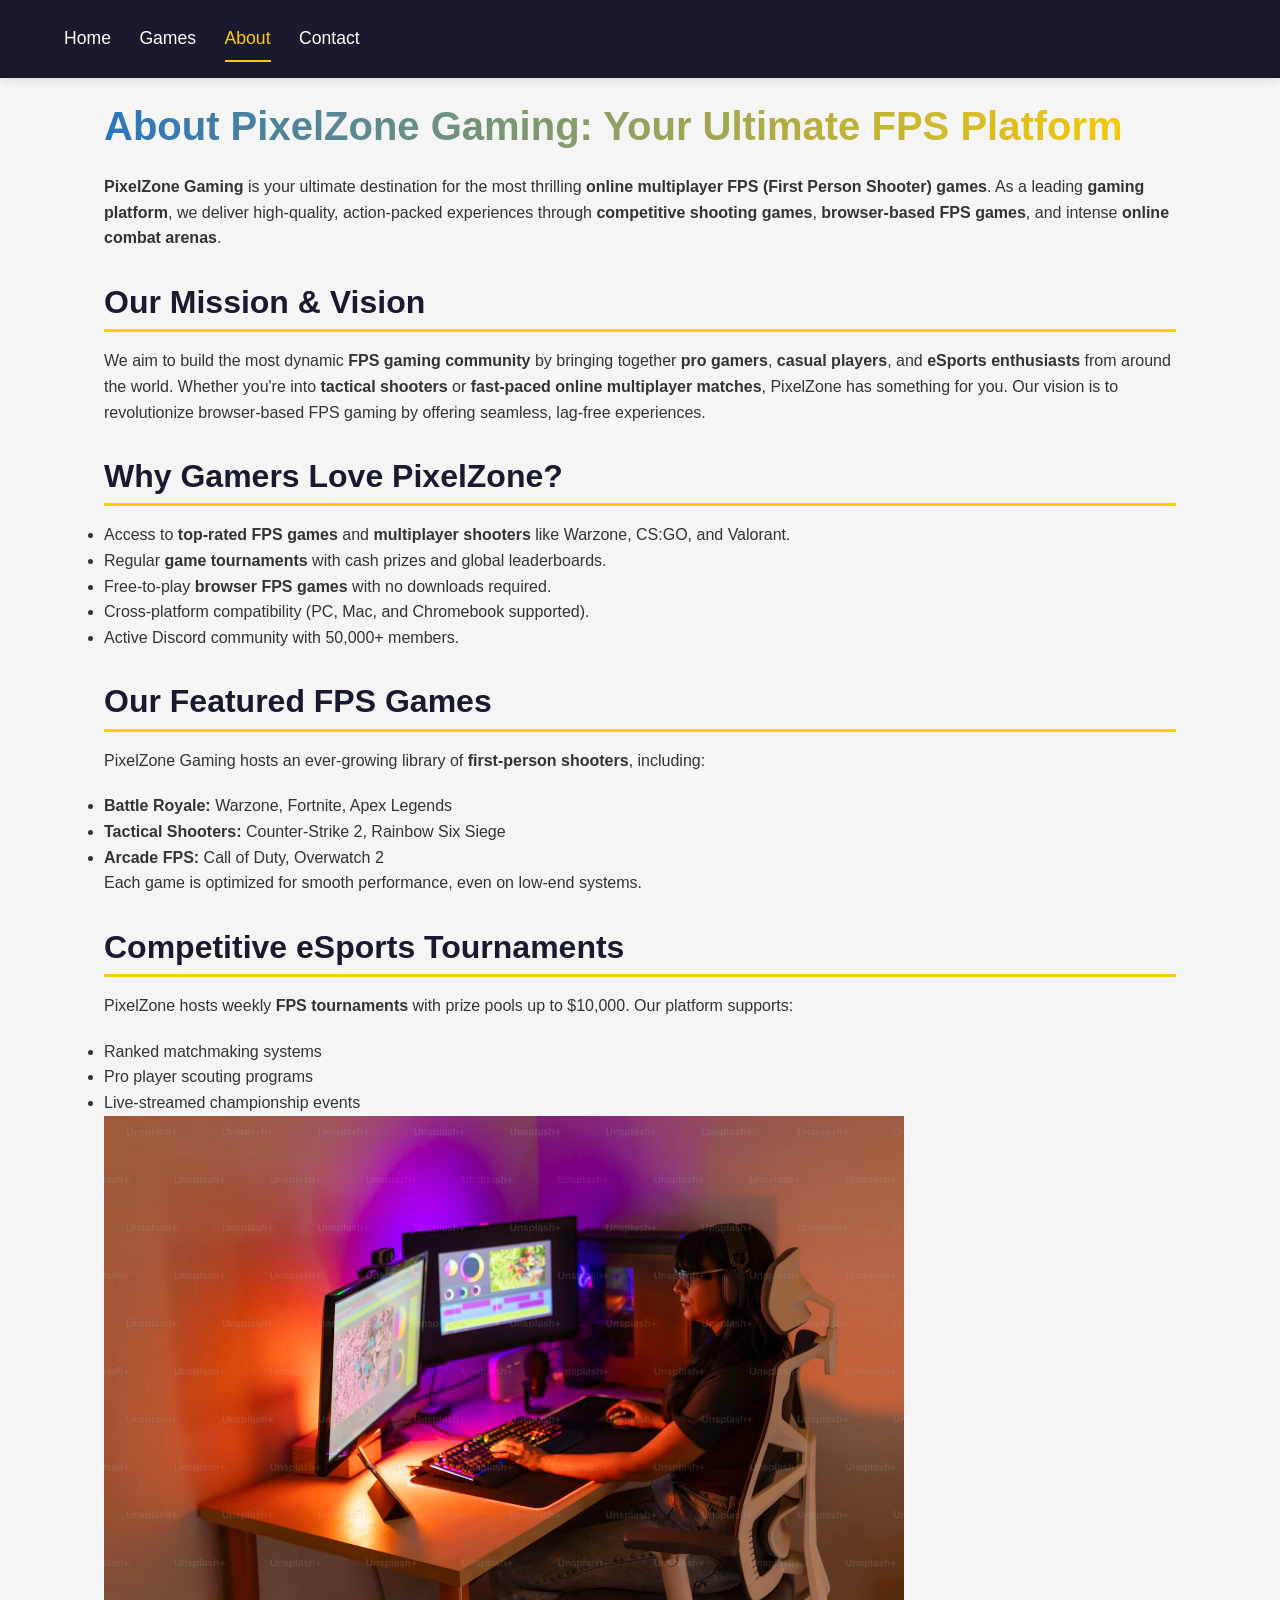
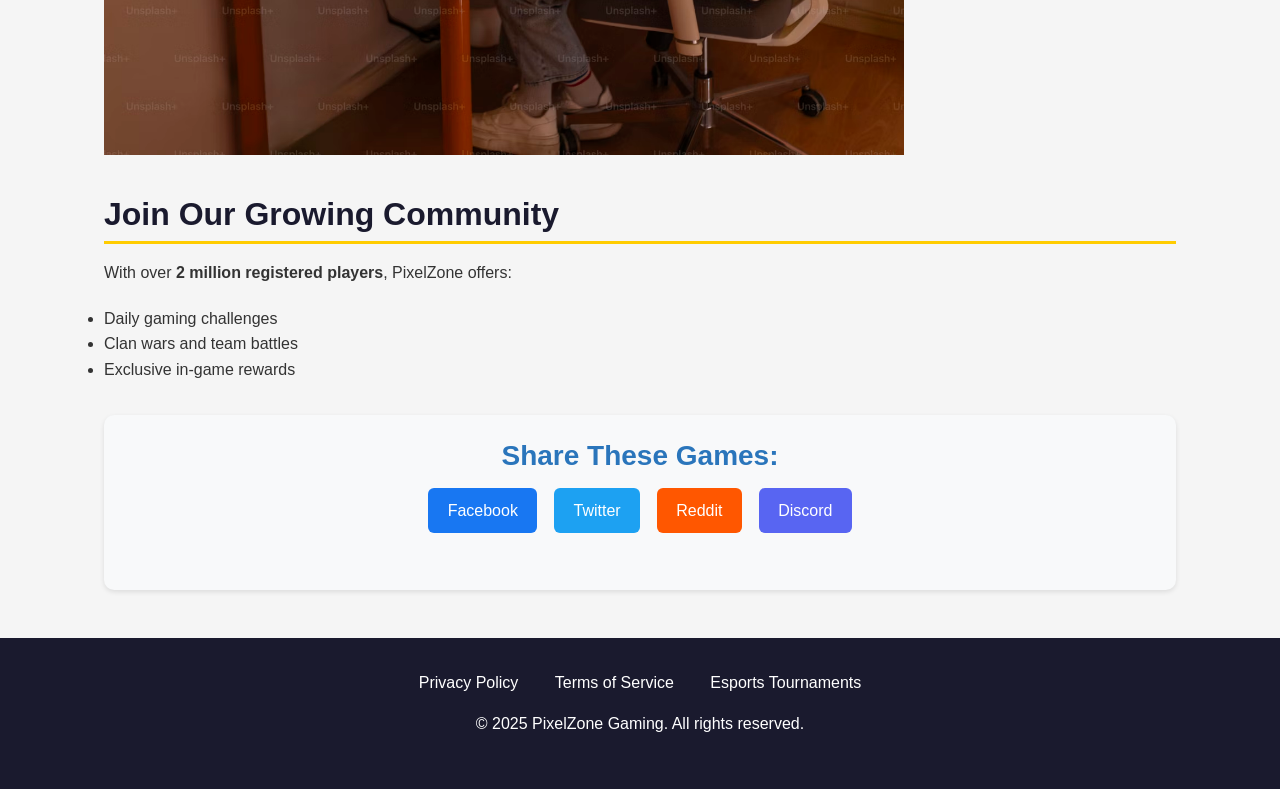
<file: about.html>
<!DOCTYPE html>
<html lang="en">
<head>
  <meta charset="UTF-8" />
  <meta name="viewport" content="width=device-width, initial-scale=1.0" />
  <title>About PixelZone Gaming | Best Multiplayer FPS Games Platform</title>
  <meta name="description" content="Discover the mission behind PixelZone Gaming, the premier platform for multiplayer FPS games, esports tournaments, and browser-based shooters." />
  <meta name="keywords" content="About PixelZone Gaming, FPS games, multiplayer shooters, online gaming, esports, browser FPS" />
  
  <!-- Canonical Link Fixed -->
  <link rel="canonical" href="https://ayesha141-hub.github.io/seo-checking/index.html" />

  <!-- Favicon & Apple Touch Icon -->
  <link rel="icon" href="favicon.ico" />
  <link rel="apple-touch-icon" href="apple-touch-icon.png" />

  <!-- Open Graph Meta Tags -->
  <meta property="og:title" content="About PixelZone Gaming | Multiplayer FPS Excellence" />
  <meta property="og:description" content="Join the elite FPS gaming community at PixelZone — where precision meets passion. Learn more about who we are." />
  <meta property="og:image" content="https://www.pixelzonegaming.com/assets/og-image.jpg" />
  <meta property="og:url" content="https://www.pixelzonegaming.com/about.html" />
  <meta property="og:type" content="website" />

  <!-- Twitter Card Meta Tags -->
  <meta name="twitter:card" content="summary_large_image" />
  <meta name="twitter:title" content="About PixelZone Gaming | Multiplayer FPS Excellence" />
  <meta name="twitter:description" content="Join the elite FPS gaming community at PixelZone — where precision meets passion." />
  <meta name="twitter:image" content="https://www.pixelzonegaming.com/assets/twitter-image.jpg" />

  <!-- External Stylesheet -->
  <link rel="stylesheet" href="style.css" />
</head>
<body>
  <header>
    <nav aria-label="Main Navigation">
      <a href="index.html" title="PixelZone Gaming Homepage">Home</a>
      <a href="games.html" title="Best FPS & Multiplayer Games">Games</a>
      <a href="about.html" title="About PixelZone Gaming" aria-current="page">About</a>
      <a href="contact.html" title="Contact PixelZone Support">Contact</a>
    </nav>
  </header>

  <main>
    <section>
      <h1>About PixelZone Gaming: Your Ultimate FPS Platform</h1>
      <p><strong>PixelZone Gaming</strong> is your ultimate destination for the most thrilling <strong>online multiplayer FPS (First Person Shooter) games</strong>. As a leading <strong>gaming platform</strong>, we deliver high-quality, action-packed experiences through <strong>competitive shooting games</strong>, <strong>browser-based FPS games</strong>, and intense <strong>online combat arenas</strong>.</p>

      <h2>Our Mission & Vision</h2>
      <p>We aim to build the most dynamic <strong>FPS gaming community</strong> by bringing together <strong>pro gamers</strong>, <strong>casual players</strong>, and <strong>eSports enthusiasts</strong> from around the world. Whether you're into <strong>tactical shooters</strong> or <strong>fast-paced online multiplayer matches</strong>, PixelZone has something for you. Our vision is to revolutionize browser-based FPS gaming by offering seamless, lag-free experiences.</p>

      <h2>Why Gamers Love PixelZone?</h2>
      <ul>
        <li>Access to <strong>top-rated FPS games</strong> and <strong>multiplayer shooters</strong> like Warzone, CS:GO, and Valorant.</li>
        <li>Regular <strong>game tournaments</strong> with cash prizes and global leaderboards.</li>
        <li>Free-to-play <strong>browser FPS games</strong> with no downloads required.</li>
        <li>Cross-platform compatibility (PC, Mac, and Chromebook supported).</li>
        <li>Active Discord community with 50,000+ members.</li>
      </ul>

      <h2>Our Featured FPS Games</h2>
      <p>PixelZone Gaming hosts an ever-growing library of <strong>first-person shooters</strong>, including:</p>
      <ul>
        <li><strong>Battle Royale:</strong> Warzone, Fortnite, Apex Legends</li>
        <li><strong>Tactical Shooters:</strong> Counter-Strike 2, Rainbow Six Siege</li>
        <li><strong>Arcade FPS:</strong> Call of Duty, Overwatch 2</li>
      </ul>
      <p>Each game is optimized for smooth performance, even on low-end systems.</p>

      <h2>Competitive eSports Tournaments</h2>
      <p>PixelZone hosts weekly <strong>FPS tournaments</strong> with prize pools up to $10,000. Our platform supports:</p>
      <ul>
        <li>Ranked matchmaking systems</li>
        <li>Pro player scouting programs</li>
        <li>Live-streamed championship events</li>
      </ul>
      <img src="Images/Multiplayer gaming battle.avif" alt="PixelZone Gaming FPS Tournament Highlights" width="800" />

      <h2>Join Our Growing Community</h2>
      <p>With over <strong>2 million registered players</strong>, PixelZone offers:</p>
      <ul>
        <li>Daily gaming challenges</li>
        <li>Clan wars and team battles</li>
        <li>Exclusive in-game rewards</li>
      </ul>

      <!-- Social Sharing Widgets Added -->
      <aside class="social-share" aria-label="Share on Social Media">
        <h3>Share These Games:</h3>
        <p>
          <a href="https://www.facebook.com/sharer/sharer.php?u=https://ayesha141-hub.github.io/seo-checking/" target="_blank" title="Share on Facebook">Facebook</a> 
          <a href="https://twitter.com/intent/tweet?url=https://ayesha141-hub.github.io/seo-checking/&text=Check%20out%20these%20FPS%20games!" target="_blank" title="Share on Twitter (X)">Twitter</a> 
          <a href="https://reddit.com/submit?url=https://ayesha141-hub.github.io/seo-checking/" target="_blank" title="Share on Reddit Gaming">Reddit</a> 
          <a href="https://discord.com/" target="_blank" title="Share on Discord">Discord</a>
        </p>
      </aside>
    </section>
  </main>

  <footer>
    <div class="footer-links">
      <a href="privacy.html" title="Read our Privacy Policy">Privacy Policy</a>
      <a href="terms.html" title="Review our Terms of Service">Terms of Service</a>
      <a href="https://escharts.com/tournaments" title="Explore Esports Tournaments" target="_blank" rel="noopener noreferrer">Esports Tournaments</a>
    </div>
    <p>&copy; 2025 PixelZone Gaming. All rights reserved.</p>
  </footer>
</body>
</html>
</file>
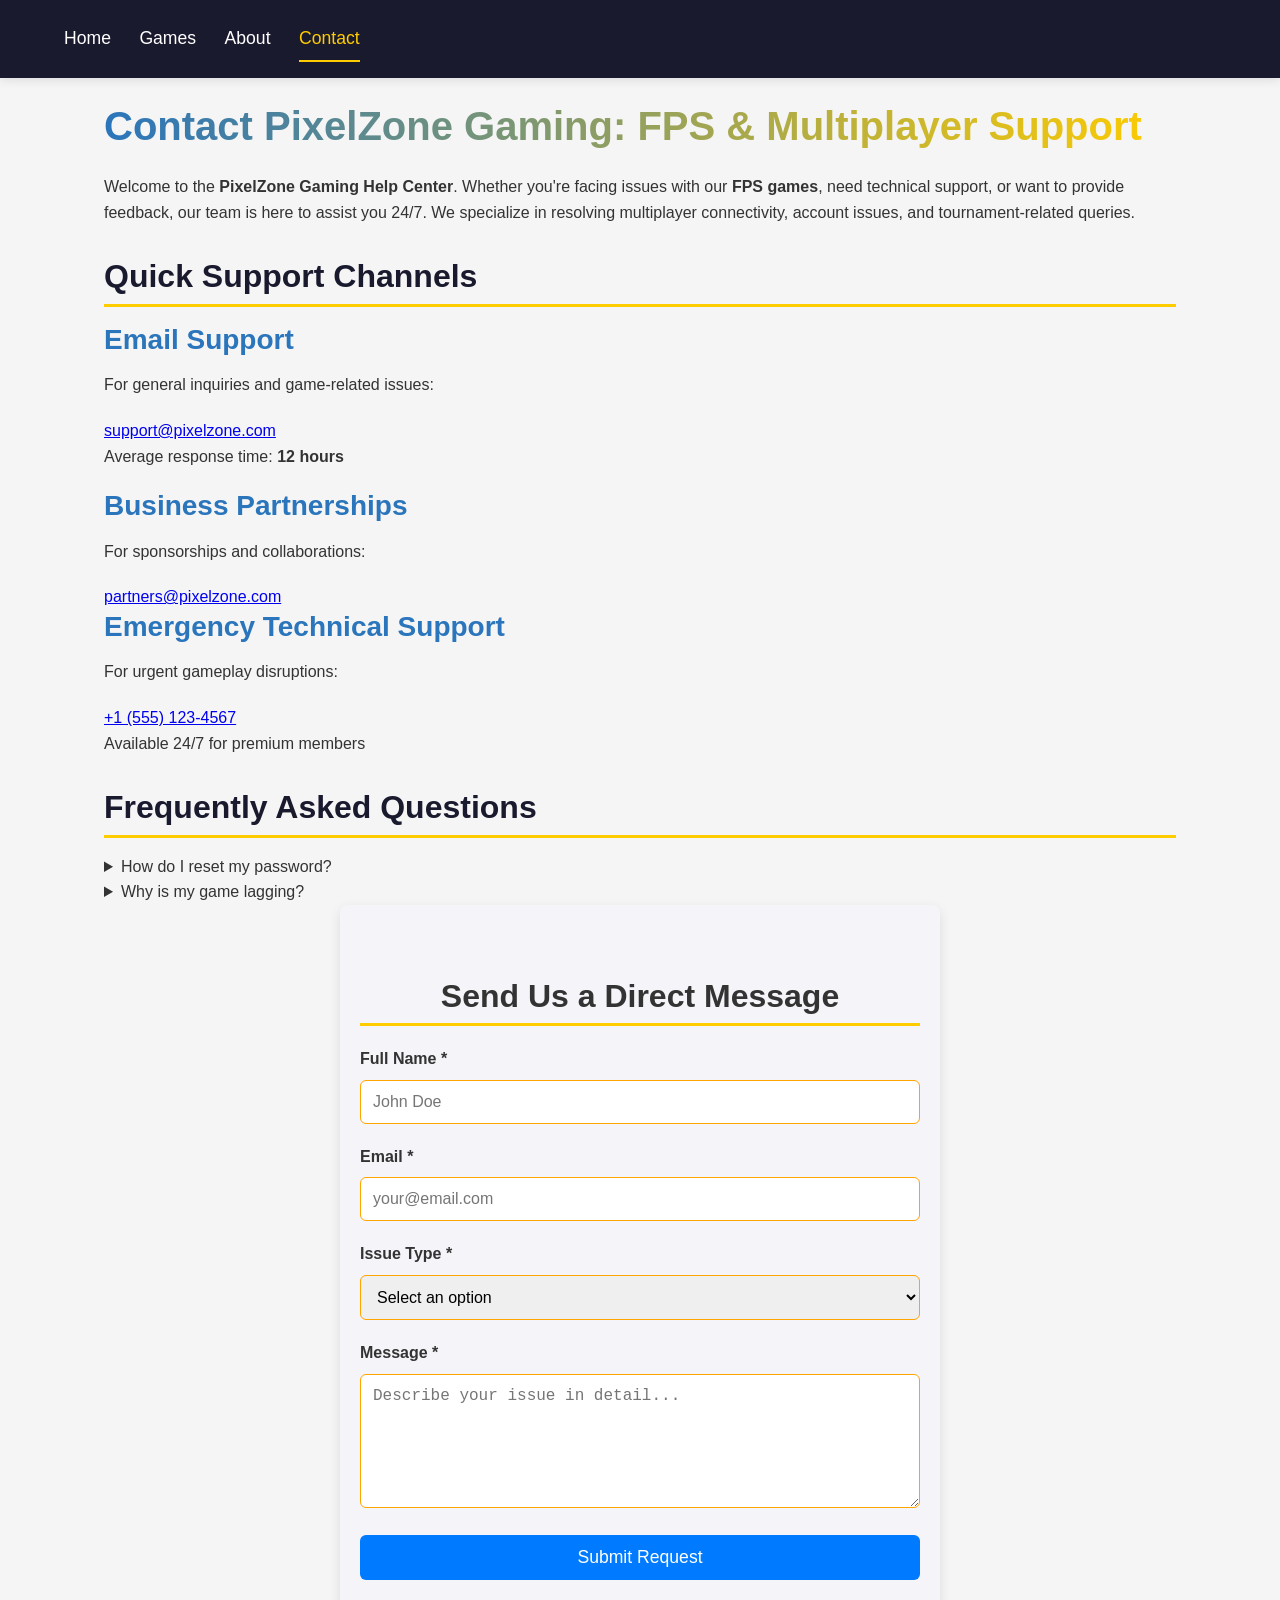
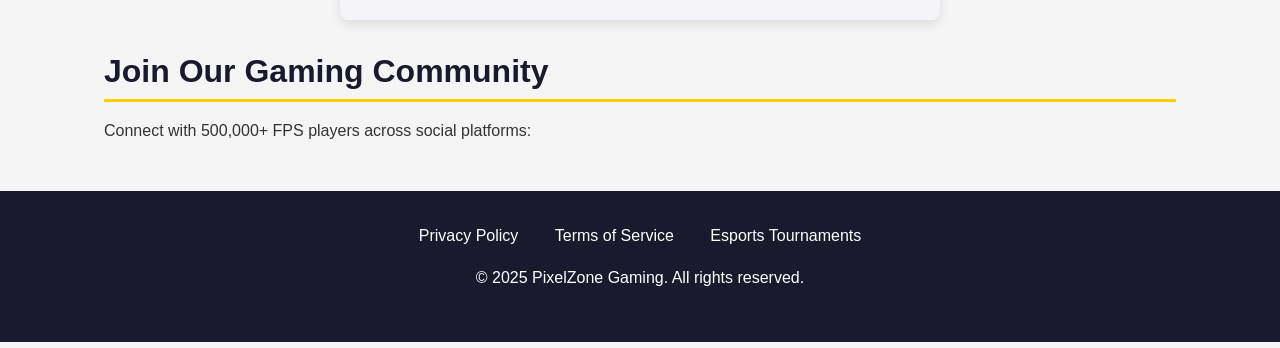
<file: contact.html>
<!DOCTYPE html>
<html lang="en">
<head>
  <meta charset="UTF-8" />
  <meta name="viewport" content="width=device-width, initial-scale=1.0" />
  
  <!-- ✅ SEO-Optimized Title -->
  <title>Contact PixelZone Gaming | FPS Support, Feedback & Help Center</title>
  
  <!-- ✅ Unique Meta Description -->
  <meta name="description" content="Need help with FPS games or multiplayer issues? Contact PixelZone Gaming's 24/7 support team for quick assistance, feedback, and partnership queries." />
  
  <!-- ✅ Cleaned Meta Keywords (6 max) -->
  <meta name="keywords" content="PixelZone contact, FPS game support, gaming help desk, multiplayer feedback, esports support, gaming contact" />
  
  <!-- ✅ Fixed Canonical URL -->
  <link rel="canonical" href="https://ayesha141-hub.github.io/seo-checking/contact.html" />

  <!-- ✅ Favicon -->
  <link rel="icon" href="favicon.ico" type="image/x-icon" />

  <!-- ✅ Preload CSS for Faster Loading -->
  <link rel="preload" href="style.css" as="style" />
  <link rel="stylesheet" href="style.css" />

  <!-- ✅ Schema.org Markup for Contact Page -->
  <script type="application/ld+json">
    {
      "@context": "https://schema.org",
      "@type": "ContactPage",
      "name": "PixelZone Gaming Support",
      "description": "Official contact page for PixelZone Gaming's customer support and feedback.",
      "url": "https://ayesha141-hub.github.io/seo-checking/contact.html",
      "contactPoint": {
        "@type": "ContactPoint",
        "telephone": "+1-555-123-4567",
        "contactType": "customer service",
        "email": "support@pixelzone.com",
        "availableLanguage": "English"
      }
    }
  </script>
</head>
<body>
  <header>
    <nav aria-label="Main Navigation">
      <a href="index.html" title="PixelZone Gaming Homepage">Home</a>
      <a href="games.html" title="Best FPS & Multiplayer Games">Games</a>
      <a href="about.html" title="About PixelZone Gaming">About</a>
      <a href="#" title="Contact PixelZone Support" aria-current="page">Contact</a>
    </nav>
  </header>

  <main>
    <!-- ✅ H1 with Focus Keyword -->
    <section>
      <h1>Contact PixelZone Gaming: FPS & Multiplayer Support</h1>
      <p>Welcome to the <strong>PixelZone Gaming Help Center</strong>. Whether you're facing issues with our <strong>FPS games</strong>, need technical support, or want to provide feedback, our team is here to assist you 24/7. We specialize in resolving multiplayer connectivity, account issues, and tournament-related queries.</p>
    </section>

    <!-- ✅ Expanded Contact Options -->
    <section>
      <h2>Quick Support Channels</h2>
      <div class="contact-methods">
        <div class="contact-card">
          <h3>Email Support</h3>
          <p>For general inquiries and game-related issues:</p>
          <a href="mailto:support@pixelzone.com" class="contact-link">support@pixelzone.com</a>
          <p>Average response time: <strong>12 hours</strong></p>
        </div>
        
        <div class="contact-card">
          <h3>Business Partnerships</h3>
          <p>For sponsorships and collaborations:</p>
          <a href="mailto:partners@pixelzone.com" class="contact-link">partners@pixelzone.com</a>
        </div>
        
        <div class="contact-card">
          <h3>Emergency Technical Support</h3>
          <p>For urgent gameplay disruptions:</p>
          <a href="tel:+15551234567" class="contact-link">+1 (555) 123-4567</a>
          <p>Available 24/7 for premium members</p>
        </div>
      </div>
    </section>

    <!-- ✅ Detailed Support Section -->
    <section>
      <h2>Frequently Asked Questions</h2>
      <details>
        <summary>How do I reset my password?</summary>
        <p>Visit our <a href="https://pixelzone.com/reset-password">password reset page</a> and enter your registered email address. You’ll receive a link to create a new password.</p>
      </details>
      <details>
        <summary>Why is my game lagging?</summary>
        <p>Multiplayer FPS games require stable internet. Check your connection, close background apps, or switch to our <strong>low-latency servers</strong> in the settings.</p>
      </details>
    </section>

    <!-- ✅ Accessible Contact Form -->
    <section class="contact-form sec001">
      <h2>Send Us a Direct Message</h2>
      <form action="#" method="post" aria-label="Contact Form">
        <div class="form-group">
          <label for="name">Full Name *</label>
          <input type="text" id="name" name="name" placeholder="John Doe" required aria-required="true" />
        </div>
        
        <div class="form-group">
          <label for="email">Email *</label>
          <input type="email" id="email" name="email" placeholder="your@email.com" required aria-required="true" />
        </div>
        
        <div class="form-group">
          <label for="issue">Issue Type *</label>
          <select id="issue" name="issue" required>
            <option value="">Select an option</option>
            <option value="technical">Technical Support</option>
            <option value="feedback">Game Feedback</option>
            <option value="business">Business Inquiry</option>
          </select>
        </div>
        
        <div class="form-group">
          <label for="message">Message *</label>
          <textarea id="message" name="message" rows="6" placeholder="Describe your issue in detail..." required aria-required="true"></textarea>
        </div>
        
        <button type="submit" class="submit-btn">Submit Request</button>
      </form>
    </section>

    <!-- ✅ Enhanced Social Sharing -->
    <section class="social-section">
      <h2>Join Our Gaming Community</h2>
      <p>Connect with 500,000+ FPS players across social platforms:</p>
    </section>
  </main>

  <footer>
    <div class="footer-links">
      <a href="privacy.html" title="Privacy Policy">Privacy Policy</a>
      <a href="terms.html" title="Terms of Service">Terms of Service</a>
      <a href="https://escharts.com/tournaments" target="_blank" rel="noopener noreferrer" title="Esports Tournaments">Esports Tournaments</a>
    </div>
    <p>&copy; 2025 PixelZone Gaming. All rights reserved.</p>
  </footer>
</body>
</html>
</file>
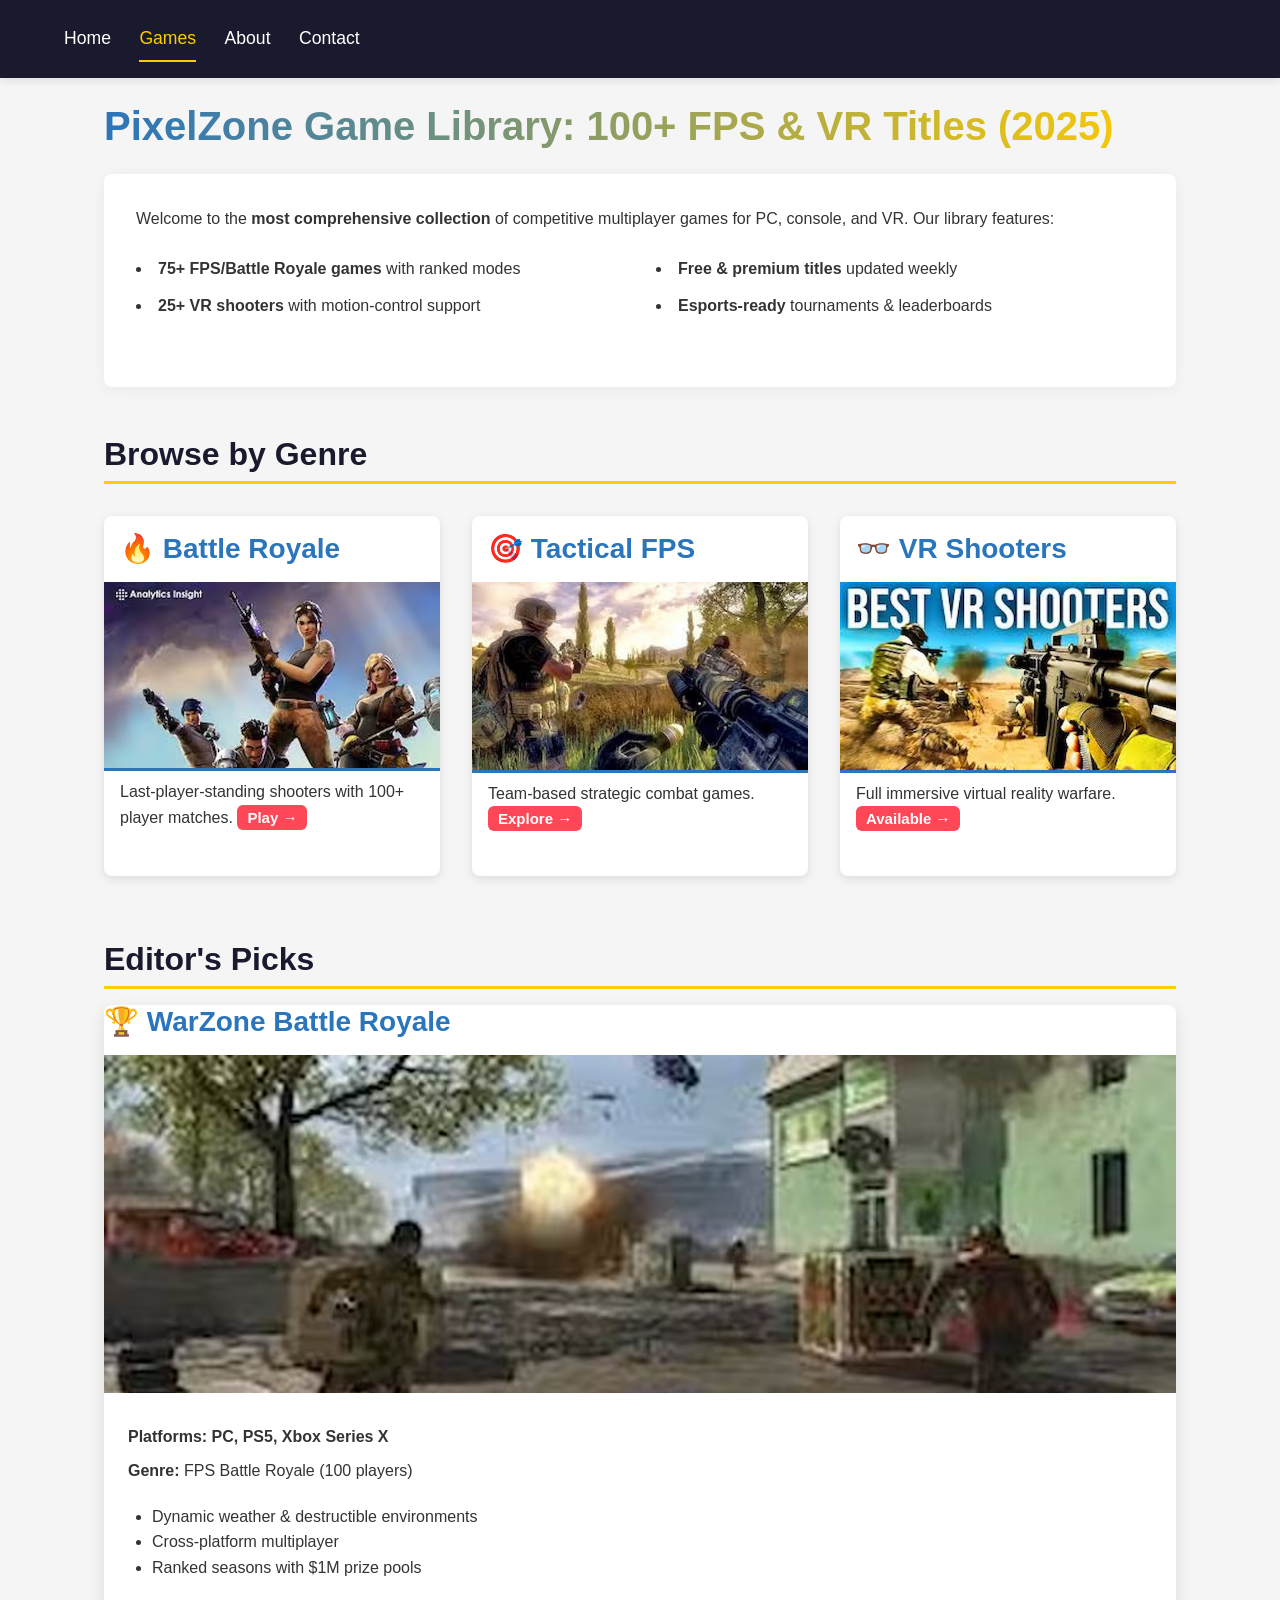
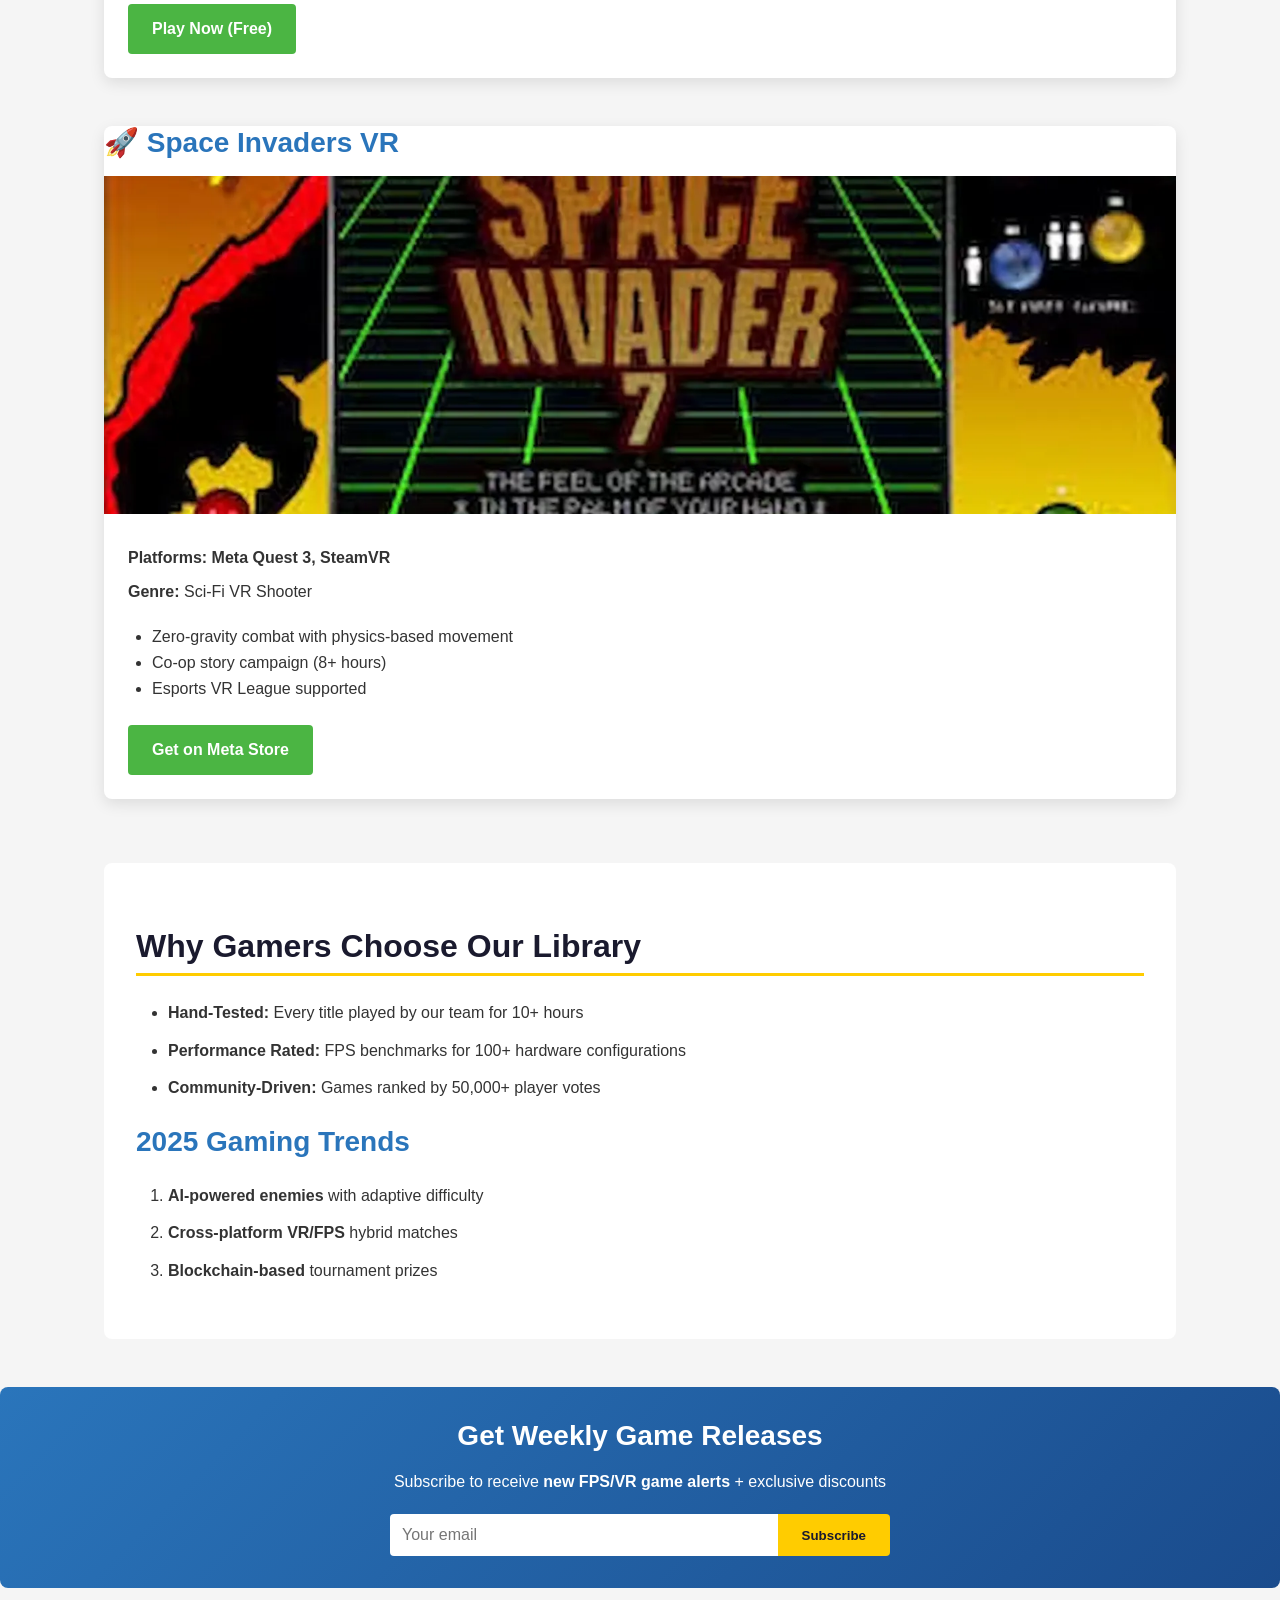
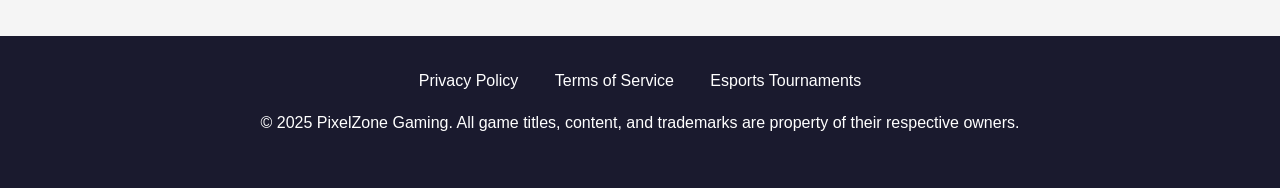
<file: games.html>
<!DOCTYPE html>
<html lang="en">
<head>
  <meta charset="UTF-8" />
  <meta name="viewport" content="width=device-width, initial-scale=1.0" />
  <title>Best FPS & VR Games Collection 2025 | PixelZone Gaming Library</title>
  <meta name="description" content="Explore 100+ FPS, battle royale & VR games in our 2025 library. Free & premium titles with rankings, reviews, and esports-ready multiplayer shooters." />
  <meta name="keywords" content="FPS game library, battle royale games, VR shooters, free shooting games, multiplayer game collection, esports games, top-rated FPS 2025, PixelZone games catalog" />
  <link rel="canonical" href="https://ayesha141-hub.github.io/seo-checking/games.html" />
  <link rel="apple-touch-icon" href="Images/apple-touch-icon.png" />
  <link rel="icon" href="favicon.ico" type="image/x-icon" />

  <!-- Open Graph -->
  <meta property="og:title" content="Best FPS & VR Games Collection 2025 | PixelZone Gaming Library" />
  <meta property="og:description" content="Explore 100+ FPS, battle royale & VR games in our 2025 library. Free & premium titles with rankings and reviews." />
  <meta property="og:image" content="Images/game-library-preview.avif" />
  <meta property="og:url" content="https://ayesha141-hub.github.io/seo-checking/games.html" />
  <meta property="og:type" content="website" />

  <!-- Twitter -->
  <meta name="twitter:card" content="summary_large_image" />
  <meta name="twitter:title" content="Best FPS & VR Games Collection 2025 | PixelZone" />
  <meta name="twitter:description" content="100+ top-rated shooter games with rankings, VR support & esports modes." />

  <!-- Structured Data -->
  <script type="application/ld+json">
  {
    "@context": "https://schema.org",
    "@type": "CollectionPage",
    "name": "PixelZone Game Library",
    "description": "Curated collection of 100+ FPS, battle royale and VR games for competitive gamers.",
    "url": "https://ayesha141-hub.github.io/seo-checking/games.html",
    "mainEntity": {
      "@type": "ItemList",
      "itemListElement": [
        {
          "@type": "VideoGame",
          "name": "WarZone Battle Royale",
          "url": "https://ayesha141-hub.github.io/seo-checking/games.html#warzone",
          "gamePlatform": "PC, PlayStation, Xbox",
          "genre": "FPS, Battle Royale"
        },
        {
          "@type": "VideoGame",
          "name": "Space Invaders VR",
          "url": "https://ayesha141-hub.github.io/seo-checking/games.html#space-invaders",
          "gamePlatform": "VR, PC",
          "genre": "VR Shooter, Sci-Fi"
        }
      ]
    }
  }
  </script>

  <link rel="stylesheet" href="style.css" />
</head>
<body>
  <!-- Navigation -->
  <header>
    <nav aria-label="Main Navigation">
      <a href="index.html" title="PixelZone Gaming Homepage">Home</a>
      <a href="games.html" title="Best FPS & Multiplayer Games" aria-current="page">Games</a>
      <a href="about.html" title="About PixelZone Gaming">About</a>
      <a href="contact.html" title="Contact PixelZone Support">Contact</a>
    </nav>
  </header>

  <main>
    <h1>PixelZone Game Library: 100+ FPS & VR Titles (2025)</h1>

    <section class="intro">
      <p>Welcome to the <strong>most comprehensive collection</strong> of competitive multiplayer games for PC, console, and VR. Our library features:</p>
      <ul>
        <li><strong>75+ FPS/Battle Royale games</strong> with ranked modes</li>
        <li><strong>25+ VR shooters</strong> with motion-control support</li>
        <li><strong>Free & premium titles</strong> updated weekly</li>
        <li><strong>Esports-ready</strong> tournaments & leaderboards</li>
      </ul>
    </section>

    <!-- Game Categories -->
    <section class="game-categories">
      <h2>Browse by Genre</h2>
      <div class="category-grid">
        <article>
          <h3>🔥 Battle Royale</h3>
          <img src="Images/Top Battle Royale Games 2025.avif" alt="Top Battle Royale Games 2025" width="400" height="225">
          <p>Last-player-standing shooters with 100+ player matches. <a href="https://pubg.com/en" class="btn-style" target="_blank" style="color: white;" rel="noopener">Play →</a></p>
        </article>
        <article>
          <h3>🎯 Tactical FPS</h3>
          <img src="Images/Best Tactical Shooter Games.avif" alt="Best Tactical Shooter Games" width="400" height="225">
          <p>Team-based strategic combat games. <a href="https://www.google.com/search?q=19+Team-based+strategic+combat.games+list" class="btn-style" style="color: white;" target="_blank" rel="noopener">Explore →</a></p>
        </article>
        <article>
          <h3>👓 VR Shooters</h3>
          <img src="Images/Immersive VR Shooting Games.avif" alt="Immersive VR Shooting Games" width="400" height="225">
          <p>Full immersive virtual reality warfare. <a href="https://www.google.com/search?q=VR+Shooters+games" class="btn-style" style="color: white;" target="_blank" rel="noopener">Available →</a></p>
        </article>
      </div>
    </section>

    <!-- Featured Games -->
    <section class="featured-games">
      <h2>Editor's Picks</h2>

      <article id="warzone">
        <h3>🏆 WarZone Battle Royale</h3>
        <img src="Images/WarZone 2025 Gameplay Screenshot.avif" alt="WarZone 2025 Gameplay Screenshot" width="600" height="338">
        <div class="game-details">
          <p><strong>Platforms:</strong> PC, PS5, Xbox Series X</p>
          <p><strong>Genre:</strong> FPS Battle Royale (100 players)</p>
          <ul>
            <li>Dynamic weather & destructible environments</li>
            <li>Cross-platform multiplayer</li>
            <li>Ranked seasons with $1M prize pools</li>
          </ul>
          <a href="https://www.callofduty.com/warzone" class="cta-button" target="_blank" rel="noopener">Play Now (Free)</a>
        </div>
      </article>

      <article id="space-invaders">
        <h3>🚀 Space Invaders VR</h3>
        <img src="Images/Space Invaders VR Screenshot.webp" alt="Space Invaders VR Screenshot" width="600" height="338">
        <div class="game-details">
          <p><strong>Platforms:</strong> Meta Quest 3, SteamVR</p>
          <p><strong>Genre:</strong> Sci-Fi VR Shooter</p>
          <ul>
            <li>Zero-gravity combat with physics-based movement</li>
            <li>Co-op story campaign (8+ hours)</li>
            <li>Esports VR League supported</li>
          </ul>
          <a href="https://www.meta.com/quest/" class="cta-button" target="_blank" rel="noopener">Get on Meta Store</a>
        </div>
      </article>
    </section>

    <!-- Additional SEO Content -->
    <section class="seo-content">
      <h2>Why Gamers Choose Our Library</h2>
      <ul>
        <li><strong>Hand-Tested:</strong> Every title played by our team for 10+ hours</li>
        <li><strong>Performance Rated:</strong> FPS benchmarks for 100+ hardware configurations</li>
        <li><strong>Community-Driven:</strong> Games ranked by 50,000+ player votes</li>
      </ul>

      <h3>2025 Gaming Trends</h3>
      <ol>
        <li><strong>AI-powered enemies</strong> with adaptive difficulty</li>
        <li><strong>Cross-platform VR/FPS</strong> hybrid matches</li>
        <li><strong>Blockchain-based</strong> tournament prizes</li>
      </ol>
    </section>
  </main>

  <!-- Newsletter CTA -->
  <aside class="newsletter" aria-label="Game Updates Newsletter">
    <h3>Get Weekly Game Releases</h3>
    <p>Subscribe to receive <strong>new FPS/VR game alerts</strong> + exclusive discounts</p>
    <form>
      <input type="email" placeholder="Your email" aria-label="Email for newsletter" required>
      <button type="submit">Subscribe</button>
    </form>
  </aside>

  <!-- Footer -->
  <footer>
    <div class="footer-links">
      <a href="privacy.html">Privacy Policy</a>
      <a href="terms.html">Terms of Service</a>
      <a href="https://escharts.com/tournaments" target="_blank" rel="noopener">Esports Tournaments</a>
    </div>
    <p>&copy; 2025 PixelZone Gaming. All game titles, content, and trademarks are property of their respective owners.</p>
  </footer>
</body>
</html>
</file>
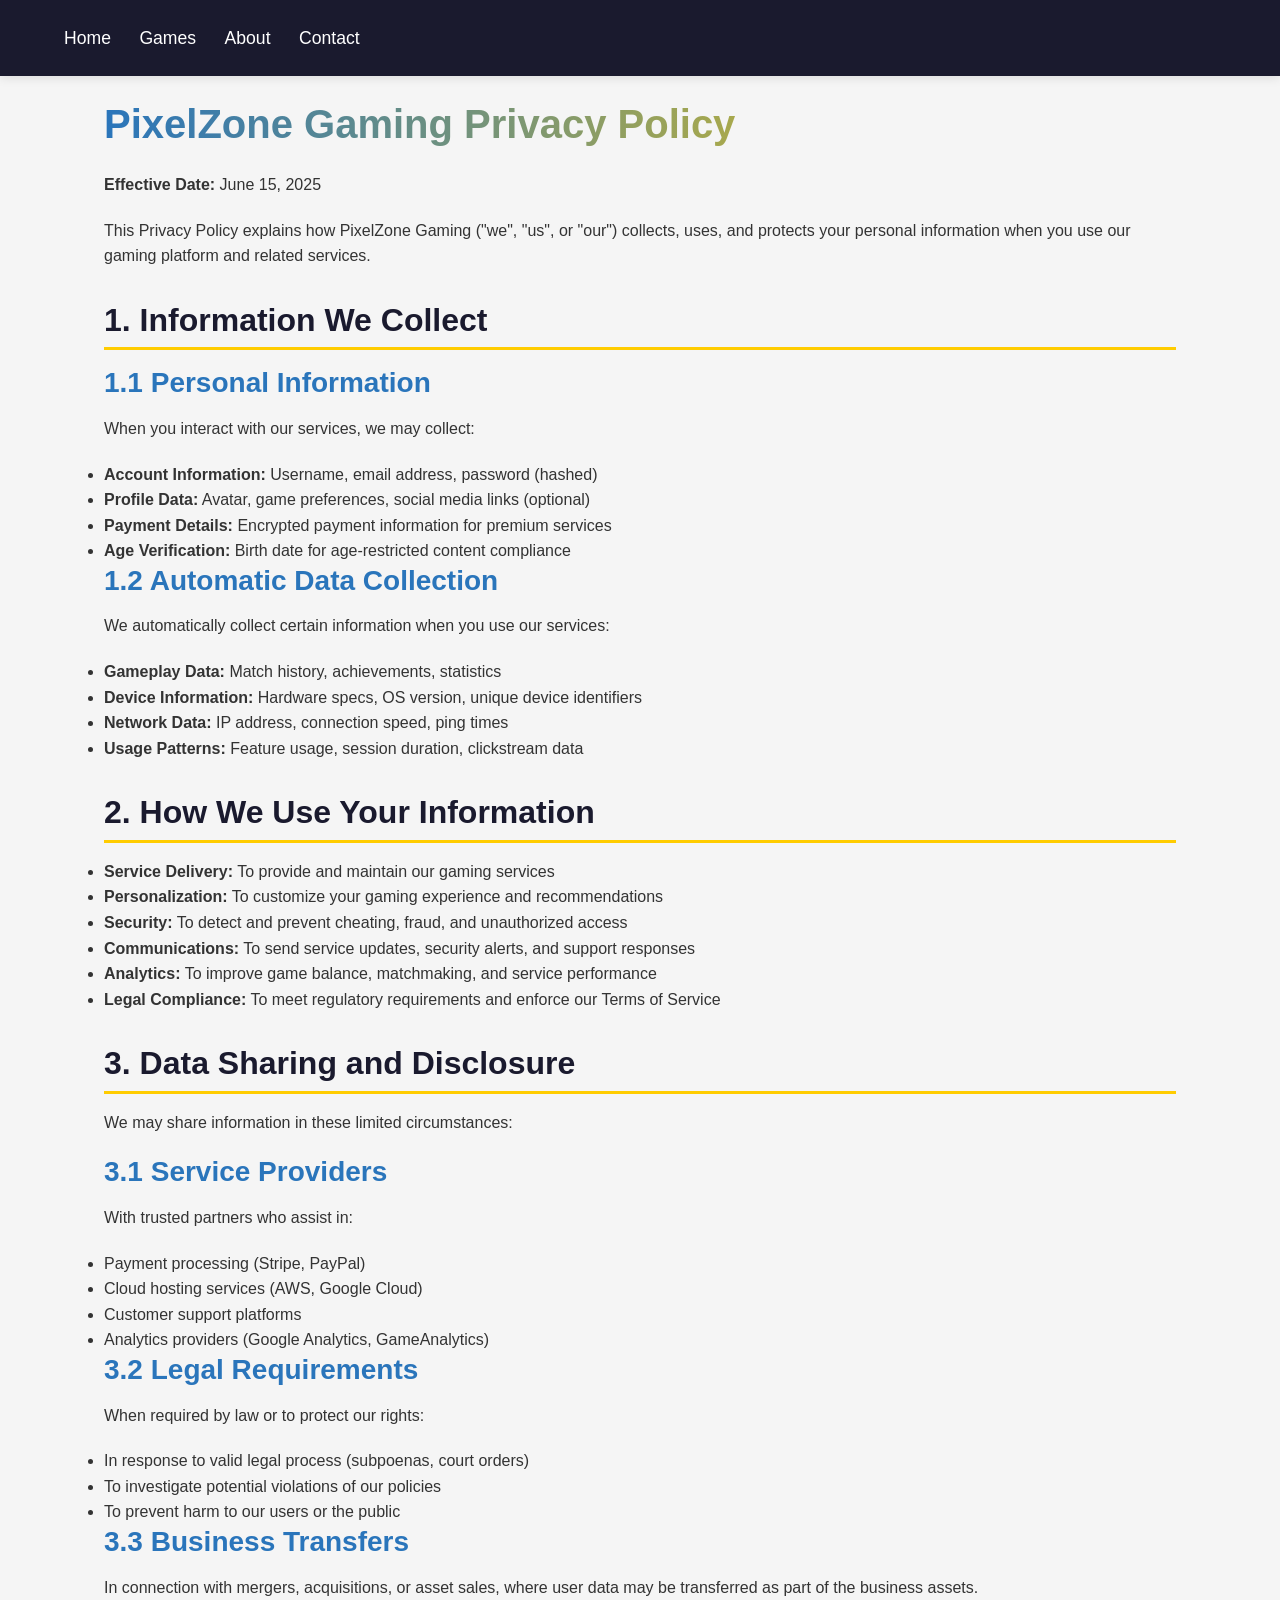
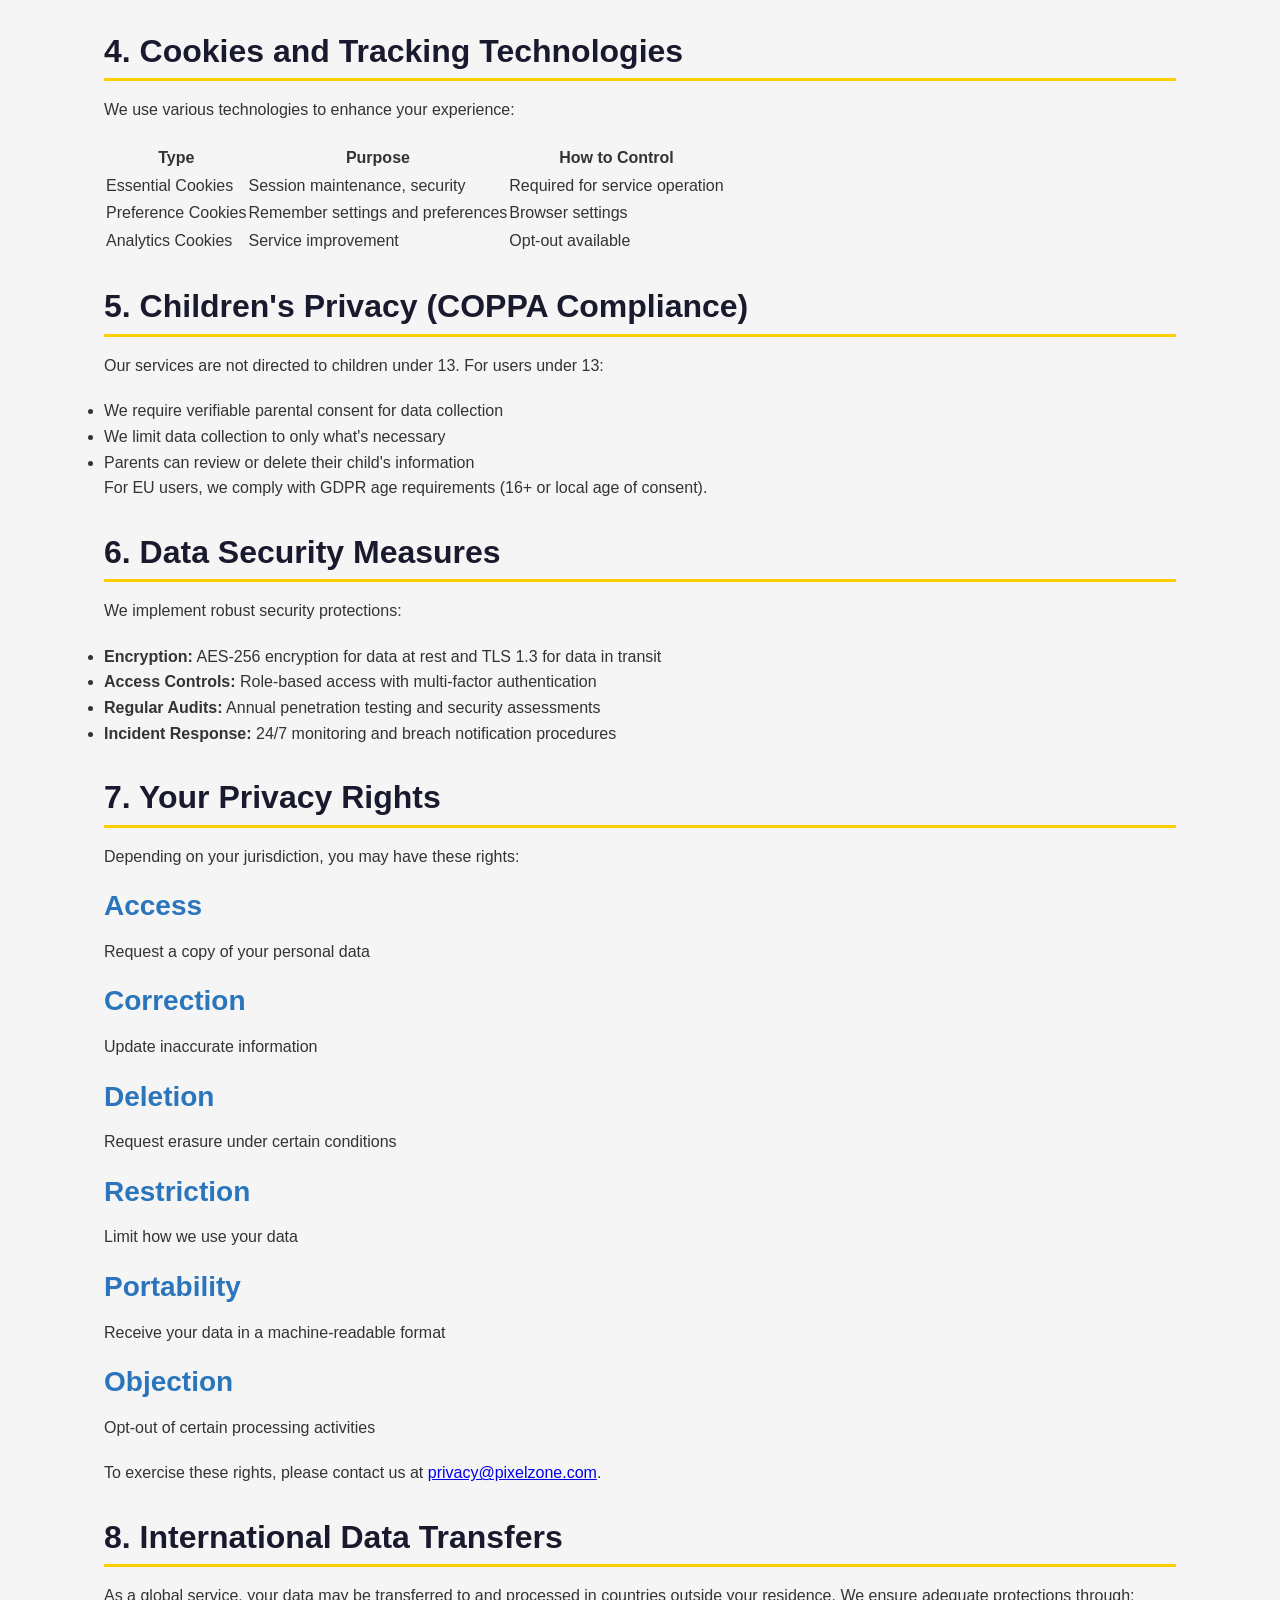
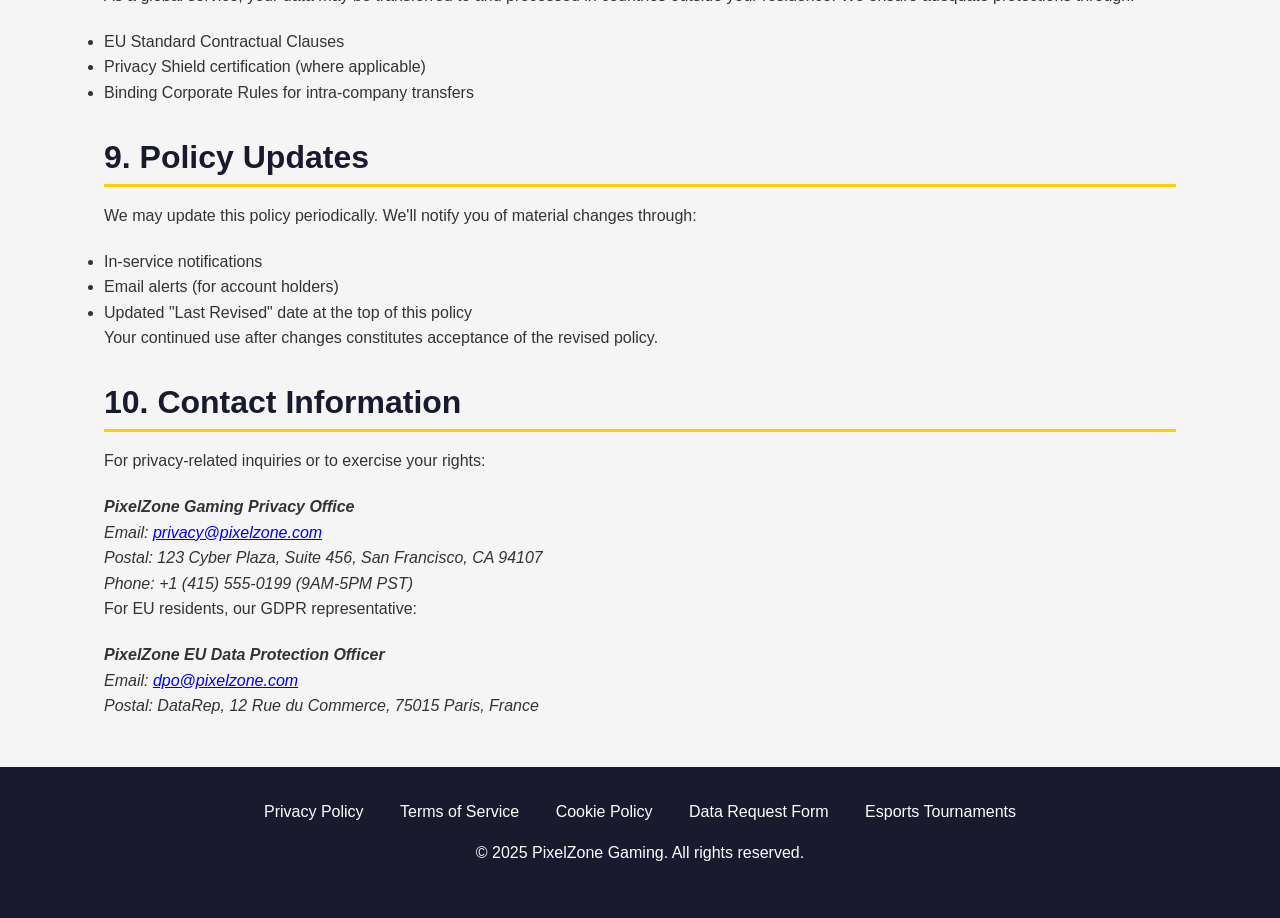
<file: privacy.html>
<!DOCTYPE html>
<html lang="en">
<head>
  <meta charset="UTF-8">
  <meta name="viewport" content="width=device-width, initial-scale=1.0">
  
  <!-- ✅ SEO Optimized Title -->
  <title>PixelZone Gaming Privacy Policy | Data Protection & User Rights</title>
  
  <!-- ✅ Enhanced Meta Description -->
  <meta name="description" content="PixelZone Gaming's comprehensive privacy policy detailing data collection, protection measures, user rights, and COPPA compliance for our FPS gaming platform.">
  
  <!-- ✅ Refined Keywords -->
  <meta name="keywords" content="gaming privacy policy, PixelZone data protection, user data rights, COPPA compliance gaming, FPS game privacy, data security gaming">
  
  <!-- ✅ Canonical URL -->
  <link rel="canonical" href="https://www.pixelzone.com/privacy.html">

  <!-- ✅ Favicon Preloading -->
  <link rel="preload" href="favicon.ico" as="image" type="image/x-icon">
  <link rel="icon" href="favicon.ico" type="image/x-icon">
  <link rel="apple-touch-icon" href="apple-touch-icon.png">

  <!-- ✅ Social Meta Tags -->
  <meta property="og:title" content="PixelZone Gaming Privacy Policy | Your Data Protection Rights">
  <meta property="og:description" content="Learn how PixelZone protects your gaming data and privacy. Full transparency on data collection and usage.">
  <meta property="og:url" content="https://www.pixelzone.com/privacy.html">
  <meta property="og:type" content="website">
  <meta property="og:image" content="https://www.pixelzone.com/assets/privacy-og-image.jpg">
  <meta property="og:image:alt" content="PixelZone Gaming Privacy Protection">

  <meta name="twitter:card" content="summary_large_image">
  <meta name="twitter:title" content="PixelZone Privacy Policy">
  <meta name="twitter:description" content="Your rights and our commitments regarding your gaming data privacy.">
  <meta name="twitter:image" content="https://www.pixelzone.com/assets/privacy-twitter-image.jpg">

  <!-- ✅ Schema.org Markup -->
  <script type="application/ld+json">
  {
    "@context": "https://schema.org",
    "@type": "WebPage",
    "name": "Privacy Policy",
    "description": "Official privacy policy of PixelZone Gaming",
    "url": "https://www.pixelzone.com/privacy.html",
    "datePublished": "2025-06-15",
    "lastReviewed": "2025-06-15",
    "publisher": {
      "@type": "Organization",
      "name": "PixelZone Gaming",
      "logo": {
        "@type": "ImageObject",
        "url": "https://www.pixelzone.com/logo.png"
      }
    }
  }
  </script>

  <!-- ✅ CSS with Preload -->
  <link rel="preload" href="style.css" as="style">
  <link rel="stylesheet" href="style.css">
</head>
<body>
  <header>
    <nav aria-label="Main Navigation">
      <a href="index.html" title="PixelZone Gaming Homepage">Home</a>
      <a href="games.html" title="Best FPS & Multiplayer Games">Games</a>
      <a href="about.html" title="About PixelZone Gaming">About</a>
      <a href="contact.html" title="Contact PixelZone Support">Contact</a>
    </nav>
  </header>

  <main id="main-content" class="legal-container">
    <article>
      <header class="policy-header">
        <h1>PixelZone Gaming Privacy Policy</h1>
        <p class="effective-date"><strong>Effective Date:</strong> <time datetime="2025-06-15">June 15, 2025</time></p>
        <p class="policy-summary">This Privacy Policy explains how PixelZone Gaming ("we", "us", or "our") collects, uses, and protects your personal information when you use our gaming platform and related services.</p>
      </header>

      <section class="legal-section" id="information-collection">
        <h2>1. Information We Collect</h2>
        <div class="subsection">
          <h3>1.1 Personal Information</h3>
          <p>When you interact with our services, we may collect:</p>
          <ul>
            <li><strong>Account Information:</strong> Username, email address, password (hashed)</li>
            <li><strong>Profile Data:</strong> Avatar, game preferences, social media links (optional)</li>
            <li><strong>Payment Details:</strong> Encrypted payment information for premium services</li>
            <li><strong>Age Verification:</strong> Birth date for age-restricted content compliance</li>
          </ul>
        </div>

        <div class="subsection">
          <h3>1.2 Automatic Data Collection</h3>
          <p>We automatically collect certain information when you use our services:</p>
          <ul>
            <li><strong>Gameplay Data:</strong> Match history, achievements, statistics</li>
            <li><strong>Device Information:</strong> Hardware specs, OS version, unique device identifiers</li>
            <li><strong>Network Data:</strong> IP address, connection speed, ping times</li>
            <li><strong>Usage Patterns:</strong> Feature usage, session duration, clickstream data</li>
          </ul>
        </div>
      </section>

      <section class="legal-section" id="data-usage">
        <h2>2. How We Use Your Information</h2>
        <ul>
          <li><strong>Service Delivery:</strong> To provide and maintain our gaming services</li>
          <li><strong>Personalization:</strong> To customize your gaming experience and recommendations</li>
          <li><strong>Security:</strong> To detect and prevent cheating, fraud, and unauthorized access</li>
          <li><strong>Communications:</strong> To send service updates, security alerts, and support responses</li>
          <li><strong>Analytics:</strong> To improve game balance, matchmaking, and service performance</li>
          <li><strong>Legal Compliance:</strong> To meet regulatory requirements and enforce our Terms of Service</li>
        </ul>
      </section>

      <section class="legal-section" id="data-sharing">
        <h2>3. Data Sharing and Disclosure</h2>
        <p>We may share information in these limited circumstances:</p>
        
        <div class="subsection">
          <h3>3.1 Service Providers</h3>
          <p>With trusted partners who assist in:</p>
          <ul>
            <li>Payment processing (Stripe, PayPal)</li>
            <li>Cloud hosting services (AWS, Google Cloud)</li>
            <li>Customer support platforms</li>
            <li>Analytics providers (Google Analytics, GameAnalytics)</li>
          </ul>
        </div>

        <div class="subsection">
          <h3>3.2 Legal Requirements</h3>
          <p>When required by law or to protect our rights:</p>
          <ul>
            <li>In response to valid legal process (subpoenas, court orders)</li>
            <li>To investigate potential violations of our policies</li>
            <li>To prevent harm to our users or the public</li>
          </ul>
        </div>

        <div class="subsection">
          <h3>3.3 Business Transfers</h3>
          <p>In connection with mergers, acquisitions, or asset sales, where user data may be transferred as part of the business assets.</p>
        </div>
      </section>

      <section class="legal-section" id="cookies-tracking">
        <h2>4. Cookies and Tracking Technologies</h2>
        <p>We use various technologies to enhance your experience:</p>
        
        <table class="cookie-table">
          <thead>
            <tr>
              <th>Type</th>
              <th>Purpose</th>
              <th>How to Control</th>
            </tr>
          </thead>
          <tbody>
            <tr>
              <td>Essential Cookies</td>
              <td>Session maintenance, security</td>
              <td>Required for service operation</td>
            </tr>
            <tr>
              <td>Preference Cookies</td>
              <td>Remember settings and preferences</td>
              <td>Browser settings</td>
            </tr>
            <tr>
              <td>Analytics Cookies</td>
              <td>Service improvement</td>
              <td>Opt-out available</td>
            </tr>
          </tbody>
        </table>
      </section>

      <section class="legal-section" id="children-privacy">
        <h2>5. Children's Privacy (COPPA Compliance)</h2>
        <p>Our services are not directed to children under 13. For users under 13:</p>
        <ul>
          <li>We require verifiable parental consent for data collection</li>
          <li>We limit data collection to only what's necessary</li>
          <li>Parents can review or delete their child's information</li>
        </ul>
        <p>For EU users, we comply with GDPR age requirements (16+ or local age of consent).</p>
      </section>

      <section class="legal-section" id="data-security">
        <h2>6. Data Security Measures</h2>
        <p>We implement robust security protections:</p>
        <ul>
          <li><strong>Encryption:</strong> AES-256 encryption for data at rest and TLS 1.3 for data in transit</li>
          <li><strong>Access Controls:</strong> Role-based access with multi-factor authentication</li>
          <li><strong>Regular Audits:</strong> Annual penetration testing and security assessments</li>
          <li><strong>Incident Response:</strong> 24/7 monitoring and breach notification procedures</li>
        </ul>
      </section>

      <section class="legal-section" id="user-rights">
        <h2>7. Your Privacy Rights</h2>
        <p>Depending on your jurisdiction, you may have these rights:</p>
        
        <div class="rights-grid">
          <div class="right-card">
            <h3>Access</h3>
            <p>Request a copy of your personal data</p>
          </div>
          <div class="right-card">
            <h3>Correction</h3>
            <p>Update inaccurate information</p>
          </div>
          <div class="right-card">
            <h3>Deletion</h3>
            <p>Request erasure under certain conditions</p>
          </div>
          <div class="right-card">
            <h3>Restriction</h3>
            <p>Limit how we use your data</p>
          </div>
          <div class="right-card">
            <h3>Portability</h3>
            <p>Receive your data in a machine-readable format</p>
          </div>
          <div class="right-card">
            <h3>Objection</h3>
            <p>Opt-out of certain processing activities</p>
          </div>
        </div>

        <p>To exercise these rights, please contact us at <a href="mailto:privacy@pixelzone.com">privacy@pixelzone.com</a>.</p>
      </section>

      <section class="legal-section" id="international-transfers">
        <h2>8. International Data Transfers</h2>
        <p>As a global service, your data may be transferred to and processed in countries outside your residence. We ensure adequate protections through:</p>
        <ul>
          <li>EU Standard Contractual Clauses</li>
          <li>Privacy Shield certification (where applicable)</li>
          <li>Binding Corporate Rules for intra-company transfers</li>
        </ul>
      </section>

      <section class="legal-section" id="policy-changes">
        <h2>9. Policy Updates</h2>
        <p>We may update this policy periodically. We'll notify you of material changes through:</p>
        <ul>
          <li>In-service notifications</li>
          <li>Email alerts (for account holders)</li>
          <li>Updated "Last Revised" date at the top of this policy</li>
        </ul>
        <p>Your continued use after changes constitutes acceptance of the revised policy.</p>
      </section>

      <section class="contact-section" id="contact">
        <h2>10. Contact Information</h2>
        <p>For privacy-related inquiries or to exercise your rights:</p>
        
        <address>
          <strong>PixelZone Gaming Privacy Office</strong><br>
          Email: <a href="mailto:privacy@pixelzone.com">privacy@pixelzone.com</a><br>
          Postal: 123 Cyber Plaza, Suite 456, San Francisco, CA 94107<br>
          Phone: +1 (415) 555-0199 (9AM-5PM PST)
        </address>

        <p>For EU residents, our GDPR representative:</p>
        <address>
          <strong>PixelZone EU Data Protection Officer</strong><br>
          Email: <a href="mailto:dpo@pixelzone.com">dpo@pixelzone.com</a><br>
          Postal: DataRep, 12 Rue du Commerce, 75015 Paris, France
        </address>
      </section>
    </article>
  </main>

  <footer>
    <div class="footer-links">
      <a href="privacy.html" aria-current="page">Privacy Policy</a>
      <a href="terms.html">Terms of Service</a>
      <a href="cookie-policy.html">Cookie Policy</a>
      <a href="data-request.html">Data Request Form</a>
      <a href="https://escharts.com/tournaments" target="_blank" rel="noopener noreferrer">Esports Tournaments</a>
    </div>
    
    <div class="footer-disclosures">
      <p>&copy; 2025 PixelZone Gaming. All rights reserved.</p>
    </div>
    
   
  </footer>
</body>
</html>
</file>
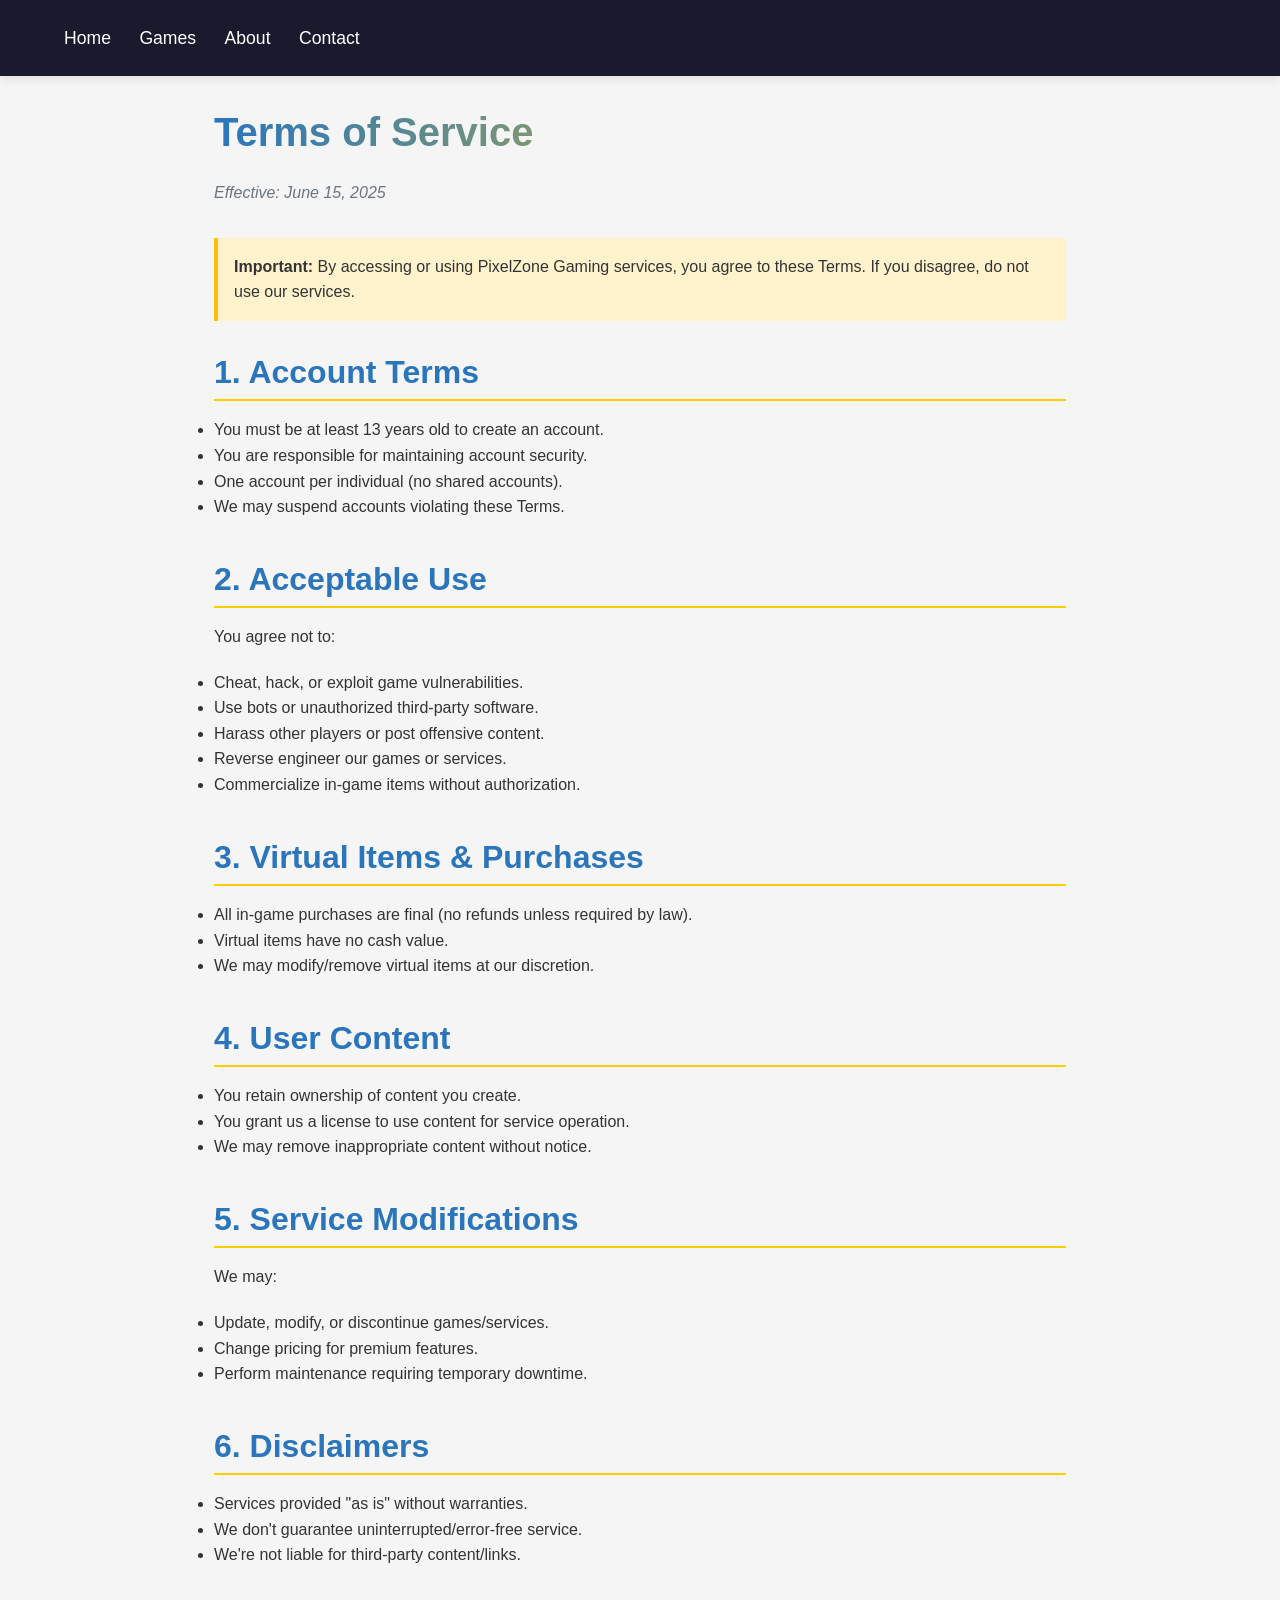
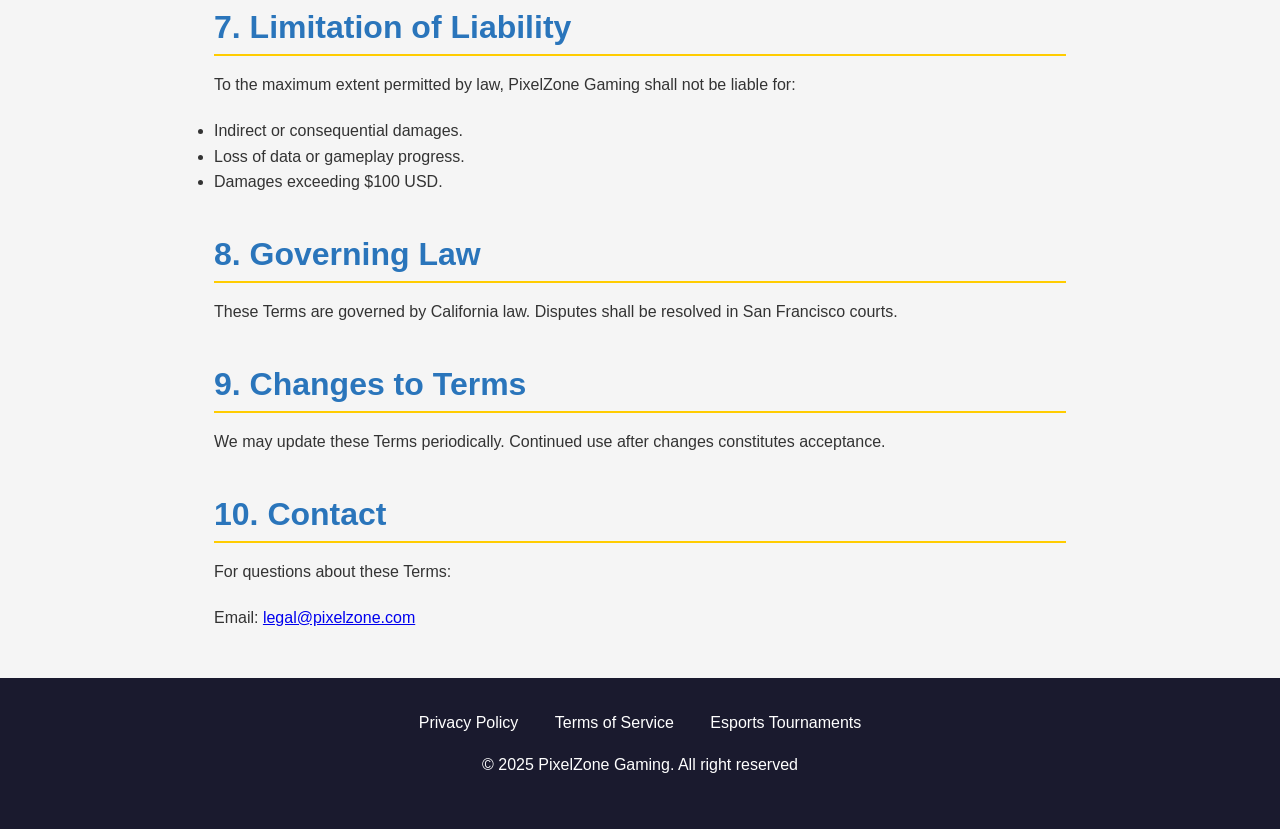
<file: terms.html>
<!DOCTYPE html>
<html lang="en">
<head>
  <meta charset="UTF-8">
  <meta name="viewport" content="width=device-width, initial-scale=1.0">
  <title>Terms of Service | PixelZone Gaming</title>
  <meta name="description" content="Terms governing use of PixelZone Gaming's platform, games, and services.">
  <link rel="stylesheet" href="style.css">
  
  <!-- Canonical Link for SEO -->
  <link rel="canonical" href="https://www.pixelzone.com/terms.html">
  
  <style>
    /* Terms of Service Specific Styles */
    .legal-container {
      max-width: 900px;
      margin: 2rem auto;
      padding: 0 1.5rem;
    }
    
    .legal-section {
      margin-bottom: 2.5rem;
    }
    
    .legal-section h2 {
      color: #2a75bb;
      border-bottom: 2px solid #ffcc00;
      padding-bottom: 0.5rem;
      margin-top: 2rem;
    }
    
    .legal-section h3 {
      color: #1a4b8c;
      margin: 1.5rem 0 0.5rem;
    }
    
    .update-date {
      font-style: italic;
      color: #6c757d;
      margin-bottom: 2rem;
      display: block;
    }
    
    .warning-note {
      background-color: #fff3cd;
      padding: 1rem;
      border-left: 4px solid #ffc107;
      margin: 1.5rem 0;
    }
  </style>
</head>
<body>
  <header>
    <nav aria-label="Main Navigation">
      <a href="index.html" title="PixelZone Gaming Homepage">Home</a>
      <a href="games.html" title="Best FPS & Multiplayer Games">Games</a>
      <a href="about.html" title="About PixelZone Gaming">About</a>
      <a href="contact.html" title="Contact PixelZone Support">Contact</a>
    </nav>
  </header>

  <main class="legal-container">
    <h1>Terms of Service</h1>
    <span class="update-date">Effective: June 15, 2025</span>
    
    <div class="warning-note">
      <strong>Important:</strong> By accessing or using PixelZone Gaming services, you agree to these Terms. If you disagree, do not use our services.
    </div>
    
    <section class="legal-section">
      <h2>1. Account Terms</h2>
      <ul>
        <li>You must be at least 13 years old to create an account.</li>
        <li>You are responsible for maintaining account security.</li>
        <li>One account per individual (no shared accounts).</li>
        <li>We may suspend accounts violating these Terms.</li>
      </ul>
    </section>
    
    <section class="legal-section">
      <h2>2. Acceptable Use</h2>
      <p>You agree not to:</p>
      <ul>
        <li>Cheat, hack, or exploit game vulnerabilities.</li>
        <li>Use bots or unauthorized third-party software.</li>
        <li>Harass other players or post offensive content.</li>
        <li>Reverse engineer our games or services.</li>
        <li>Commercialize in-game items without authorization.</li>
      </ul>
    </section>
    
    <section class="legal-section">
      <h2>3. Virtual Items & Purchases</h2>
      <ul>
        <li>All in-game purchases are final (no refunds unless required by law).</li>
        <li>Virtual items have no cash value.</li>
        <li>We may modify/remove virtual items at our discretion.</li>
      </ul>
    </section>
    
    <section class="legal-section">
      <h2>4. User Content</h2>
      <ul>
        <li>You retain ownership of content you create.</li>
        <li>You grant us a license to use content for service operation.</li>
        <li>We may remove inappropriate content without notice.</li>
      </ul>
    </section>
    
    <section class="legal-section">
      <h2>5. Service Modifications</h2>
      <p>We may:</p>
      <ul>
        <li>Update, modify, or discontinue games/services.</li>
        <li>Change pricing for premium features.</li>
        <li>Perform maintenance requiring temporary downtime.</li>
      </ul>
    </section>
    
    <section class="legal-section">
      <h2>6. Disclaimers</h2>
      <ul>
        <li>Services provided "as is" without warranties.</li>
        <li>We don't guarantee uninterrupted/error-free service.</li>
        <li>We're not liable for third-party content/links.</li>
      </ul>
    </section>
    
    <section class="legal-section">
      <h2>7. Limitation of Liability</h2>
      <p>To the maximum extent permitted by law, PixelZone Gaming shall not be liable for:</p>
      <ul>
        <li>Indirect or consequential damages.</li>
        <li>Loss of data or gameplay progress.</li>
        <li>Damages exceeding $100 USD.</li>
      </ul>
    </section>
    
    <section class="legal-section">
      <h2>8. Governing Law</h2>
      <p>These Terms are governed by California law. Disputes shall be resolved in San Francisco courts.</p>
    </section>
    
    <section class="legal-section">
      <h2>9. Changes to Terms</h2>
      <p>We may update these Terms periodically. Continued use after changes constitutes acceptance.</p>
    </section>
    
    <section class="legal-section">
      <h2>10. Contact</h2>
      <p>For questions about these Terms:</p>
      <p>Email: <a href="mailto:legal@pixelzone.com">legal@pixelzone.com</a></p>
    </section>
  </main>

  <footer>
    <div class="footer-links">
      <a href="privacy.html">Privacy Policy</a>
      <a href="terms.html">Terms of Service</a>
      <a href="https://escharts.com/tournaments" target="_blank">Esports Tournaments</a>
    </div>
    <p>&copy; 2025 PixelZone Gaming. All right reserved</p>
  </footer>
</body>
</html>
</file>
<file: style.css>
/* ===== Base Styles ===== */
:root {
    --primary: #2a75bb;  /* Blue (gaming accent) */
    --secondary: #ffcc00; /* Gold (accent) */
    --dark: #1a1a2e;     /* Dark blue (background) */
    --light: #f8f9fa;    /* Off-white */
    --success: #4bb543;  /* Green (CTAs) */
    --text: #333333;     /* Main text */
    --text-light: #6c757d; /* Secondary text */
  }
  
  * {
    margin: 0;
    padding: 0;
    box-sizing: border-box;
  }
  
  body {
    font-family: 'Segoe UI', Roboto, 'Helvetica Neue', sans-serif;
    line-height: 1.6;
    color: var(--text);
    background-color: #f5f5f5;
    /* padding-bottom: 60px; */
  }
  
  /* ===== Typography ===== */
  h1, h2, h3, h4 {
    font-family: 'Barlow Condensed', sans-serif;
    font-weight: 700;
    line-height: 1.2;
    margin-bottom: 1rem;
    color: var(--dark);
  }
  
  h1 {
    font-size: 2.5rem;
    background: linear-gradient(90deg, var(--primary), var(--secondary));
    -webkit-background-clip: text;
    background-clip: text;
    color: transparent;
    margin: 1.5rem 0;
  }
  
  h2 {
    font-size: 2rem;
    border-bottom: 3px solid var(--secondary);
    padding-bottom: 0.5rem;
    margin-top: 2rem;
  }
  
  h3 {
    font-size: 1.75rem;
    color: var(--primary);
  }
  
  p {
    margin-bottom: 1.25rem;
  }
  
  /* ===== Navigation ===== */
  nav {
    background-color: var(--dark);
    padding: 1rem 5%;
    box-shadow: 0 2px 10px rgba(0,0,0,0.1);
    position: sticky;
    top: 0;
    z-index: 100;
  }
  
  nav a {
    color: white;
    text-decoration: none;
    margin-right: 1.5rem;
    font-weight: 500;
    font-size: 1.1rem;
    transition: color 0.3s;
    padding: 0.5rem 0;
    display: inline-block;
  }
  
  nav a:hover, 
  nav a[aria-current="page"] {
    color: var(--secondary);
    border-bottom: 2px solid var(--secondary);
  }
  
  /* ===== Main Content Layout ===== */
  main {
    max-width: 1200px;
    margin: 0 auto;
    padding: 0 5%;
  }
  
  .intro {
    background-color: white;
    padding: 2rem;
    border-radius: 8px;
    box-shadow: 0 2px 15px rgba(0,0,0,0.05);
    margin-bottom: 3rem;
  }
  
  .intro ul {
    columns: 2;
    column-gap: 2rem;
    margin: 1.5rem 0;
  }
  
  .intro li {
    margin-bottom: 0.75rem;
    list-style-position: inside;
  }
  
  /* ===== Game Categories Grid ===== */
  .category-grid {
    display: grid;
    grid-template-columns: repeat(auto-fit, minmax(300px, 1fr));
    gap: 2rem;
    margin: 2rem 0;
  }
  
  .category-grid article {
    background: white;
    border-radius: 8px;
    overflow: hidden;
    box-shadow: 0 3px 10px rgba(0,0,0,0.1);
    transition: transform 0.3s;
  }
  
  .category-grid article:hover {
    transform: translateY(-5px);
  }
  
  .category-grid img {
    width: 100%;
    height: auto;
    object-fit: cover;
    border-bottom: 3px solid var(--primary);
  }
  
  .category-grid h3 {
    padding: 1rem 1rem 0;
  }
  
  .category-grid p {
    padding: 0 1rem 1.5rem;
  }
  
  .category-grid a {
    color: var(--primary);
    font-weight: 600;
    text-decoration: none;
  }
  
  .category-grid a:hover {
    text-decoration: underline;
  }
  
  /* ===== Featured Games ===== */
  .featured-games {
    margin: 4rem 0;
  }
  
  .featured-games article {
    background: white;
    border-radius: 8px;
    overflow: hidden;
    box-shadow: 0 5px 15px rgba(0,0,0,0.1);
    margin-bottom: 3rem;
  }
  
  .featured-games img {
    width: 100%;
    max-height: 400px;
    object-fit: cover;
  }
  
  .game-details {
    padding: 1.5rem;
  }
  
  .game-details p:first-of-type {
    font-weight: 600;
    margin-bottom: 0.5rem;
  }
  
  .game-details ul {
    margin: 1rem 0 1.5rem 1.5rem;
  }
  
  .cta-button {
    display: inline-block;
    background-color: var(--success);
    color: white;
    padding: 0.75rem 1.5rem;
    border-radius: 4px;
    text-decoration: none;
    font-weight: 600;
    transition: background-color 0.3s;
  }
  
  .cta-button:hover {
    background-color: #3a9a33;
  }
  
  /* ===== SEO Content Section ===== */
  .seo-content {
    background-color: white;
    padding: 2rem;
    border-radius: 8px;
    margin: 3rem 0;
  }
  
  .seo-content ul, 
  .seo-content ol {
    margin: 1.5rem 0 1.5rem 2rem;
  }
  
  .seo-content li {
    margin-bottom: 0.75rem;
  }
  .btn-style {
    display: inline;
    background-color: #ff4757;
    color: #fff;
    padding: 4px 10px;
    border-radius: 6px;
    font-size: 15px;
    font-weight: 600;
    text-decoration: none;
    transition: background-color 0.3s ease;
    text-transform: capitalize;
  }
  
  .btn-style:hover {
    background-color: #e84118;
    text-decoration: underline;
  }
  
  .btn-style:focus {
    outline: 2px dashed #fff;
    outline-offset: 3px;
  }
  
  
  /* ===== Newsletter ===== */
  .newsletter {
    background: linear-gradient(135deg, var(--primary), #1a4b8c);
    color: white;
    padding: 2rem;
    border-radius: 8px;
    text-align: center;
    margin: 3rem 0;
  }
  
  .newsletter h3 {
    color: white;
    margin-bottom: 1rem;
  }
  
  .newsletter form {
    display: flex;
    max-width: 500px;
    margin: 1rem auto 0;
  }
  
  .newsletter input {
    flex: 1;
    padding: 0.75rem;
    border: none;
    border-radius: 4px 0 0 4px;
    font-size: 1rem;
  }
  
  .newsletter button {
    background-color: var(--secondary);
    color: var(--dark);
    border: none;
    padding: 0 1.5rem;
    font-weight: 600;
    border-radius: 0 4px 4px 0;
    cursor: pointer;
    transition: background-color 0.3s;
  }
  
  .newsletter button:hover {
    background-color: #e6b800;
  }
  .social-share {
    background-color: #f8f9fa;
    border-radius: 10px;
    padding: 1.5rem;
    margin: 2rem 0;
    display: flex;
    align-items: center;
    justify-content: center;
    flex-direction: column;
    box-shadow: 0 2px 5px rgba(0,0,0,0.1);
    font-family: 'Segoe UI', Roboto, sans-serif;
  }
  
  
  .social-share a {
    display: inline-block;
    padding: 0.6rem 1.2rem;
    margin-right: 0.8rem;
    margin-bottom: 0.8rem;
    border-radius: 6px;
    text-decoration: none;
    font-weight: 500;
    transition: all 0.2s ease;
    color: white;
  }
  
  .social-share a:hover {
    transform: translateY(-2px);
    box-shadow: 0 4px 8px rgba(0,0,0,0.1);
  }
  
  .social-share a:last-child {
    margin-right: 0;
  }
  
  /* Individual platform colors */
  .social-share a[title*="Facebook"] {
    background-color: #1877f2;
  }
  
  .social-share a[title*="Twitter"] {
    background-color: #1da1f2;
  }
  
  .social-share a[title*="Reddit"] {
    background-color: #ff5700;
  }
  
  .social-share a[title*="Discord"] {
    background-color: #5865f2;
  }
  /* General styling for the contact form section */
.sec001 {
  background-color: #f4f4f9;
  padding: 40px 20px;
  border-radius: 8px;
  box-shadow: 0 4px 12px rgba(0, 0, 0, 0.1);
  max-width: 600px;
  margin: 0 auto;
  font-family: 'Arial', sans-serif;
}

/* Heading styling */
.sec001 h2 {
  font-size: 2rem;
  font-weight: bold;
  color: #333;
  margin-bottom: 20px;
  text-align: center;
}

/* Styling for the form groups */
.form-group {
  margin-bottom: 20px;
}

/* Labels styling */
.form-group label {
  font-size: 1rem;
  font-weight: 600;
  color: #333;
  display: block;
  margin-bottom: 8px;
}

/* Input and select field styling */
.form-group input,
.form-group select,
.form-group textarea {
  width: 100%;
  padding: 12px;
  font-size: 1rem;
  border: 1px solid #ccc;
  border-radius: 6px;
  box-sizing: border-box;
  outline: none;
}

/* Focus effect on input and textarea fields */
.form-group input:focus,
.form-group select:focus,
.form-group textarea:focus {
  border-color: #007bff;
  box-shadow: 0 0 5px rgba(0, 123, 255, 0.3);
}

/* Button styling */
.submit-btn {
  background-color: #007bff;
  color: white;
  padding: 12px 20px;
  border: none;
  border-radius: 6px;
  font-size: 1.1rem;
  cursor: pointer;
  width: 100%;
  transition: background-color 0.3s ease;
}

/* Button hover effect */
.submit-btn:hover {
  background-color: #0056b3;
}

/* Error message styling */
.form-group input:invalid,
.form-group select:invalid,
.form-group textarea:invalid {
  /* border-color: #d4e209; */
  border-color: orange;
}

/* Responsive design */
@media (max-width: 600px) {
  .sec001 {
    padding: 20px;
  }

  .sec001 h2 {
    font-size: 1.5rem;
  }

  .form-group input,
  .form-group select,
  .form-group textarea {
    padding: 10px;
  }

  .submit-btn {
    padding: 10px 15px;
  }
}

  /* ===== Footer ===== */
  footer {
    background-color: var(--dark);
    color: white;
    padding: 2rem 5%;
    text-align: center;
    margin-top: 3rem;
  }
  
  .footer-links {
    margin-bottom: 1rem;
  }
  
  .footer-links a {
    color: white;
    margin: 0 1rem;
    text-decoration: none;
  }
  
  .footer-links a:hover {
    color: var(--secondary);
  }
  
  /* ===== Responsive Design ===== */
  @media (max-width: 768px) {
    h1 {
      font-size: 2rem;
    }
    
    h2 {
      font-size: 1.75rem;
    }
    
    .intro ul {
      columns: 1;
    }
    
    .category-grid {
      grid-template-columns: 1fr;
    }
    
    .newsletter form {
      flex-direction: column;
    }
    
    .newsletter input,
    .newsletter button {
      width: 100%;
      border-radius: 4px;
    margin: 0.25rem 0;
    }
  }
  
  @media (max-width: 480px) {
    nav {
      text-align: center;
    }
    
    nav a {
      display: block;
      margin: 0.5rem 0;
    }
    
    .game-details ul {
      margin-left: 1rem;
    }
  }
  
  /* ===== Performance Optimizations ===== */
  img[loading="lazy"] {
    opacity: 0;
    transition: opacity 0.3s;
  }
  
  img[loading="lazy"].loaded {
    opacity: 1;
  }
  
  /* ===== Accessibility ===== */
  .sr-only {
    position: absolute;
    width: 1px;
    height: 1px;
    padding: 0;
    margin: -1px;
    overflow: hidden;
    clip: rect(0, 0, 0, 0);
    white-space: nowrap;
    border-width: 0;
  }
  
  :focus {
    outline: 3px solid var(--secondary);
    outline-offset: 3px;
  }
    /* Responsive adjustments */
    @media (max-width: 600px) {
      .social-share a {
        display: block;
        margin-right: 0;
        width: 100%;
        text-align: center;
      }
      
      .social-share a:not(:last-child) {
        margin-bottom: 0.8rem;
      }
    }
</file>
